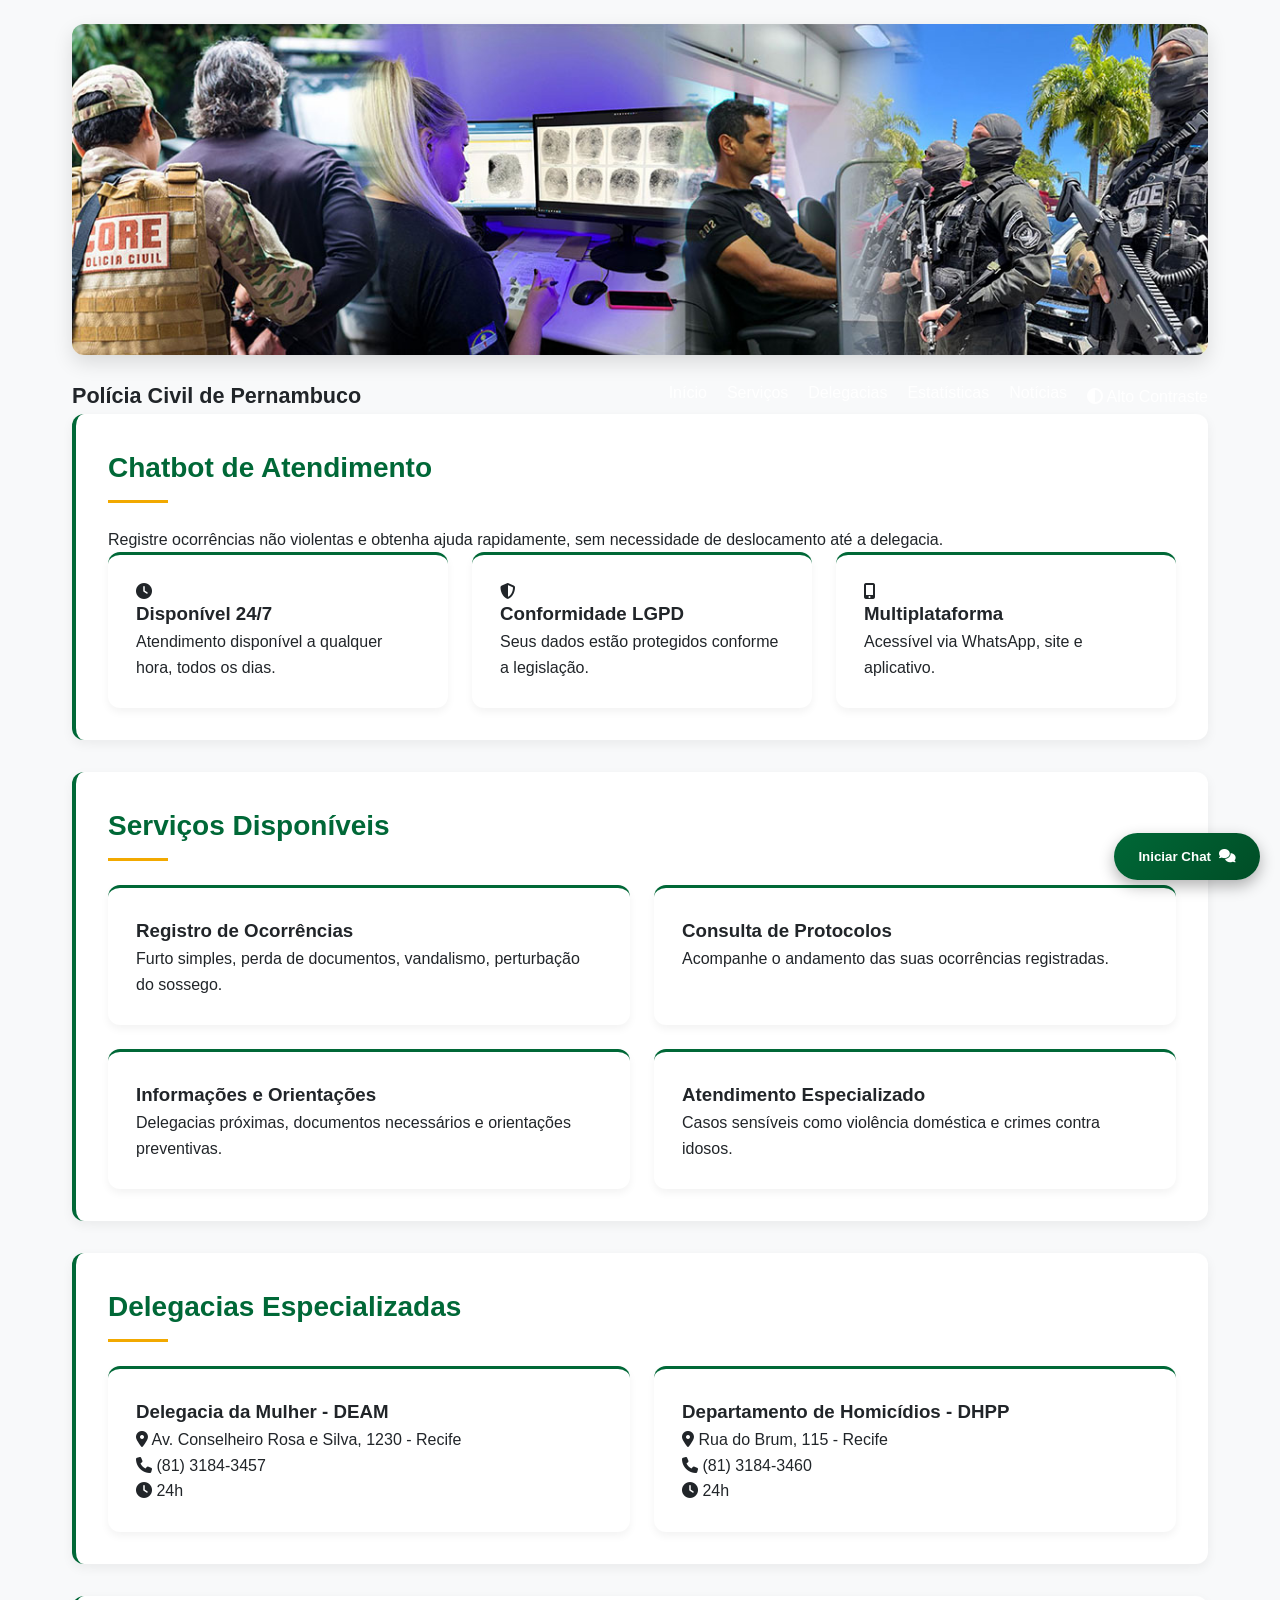
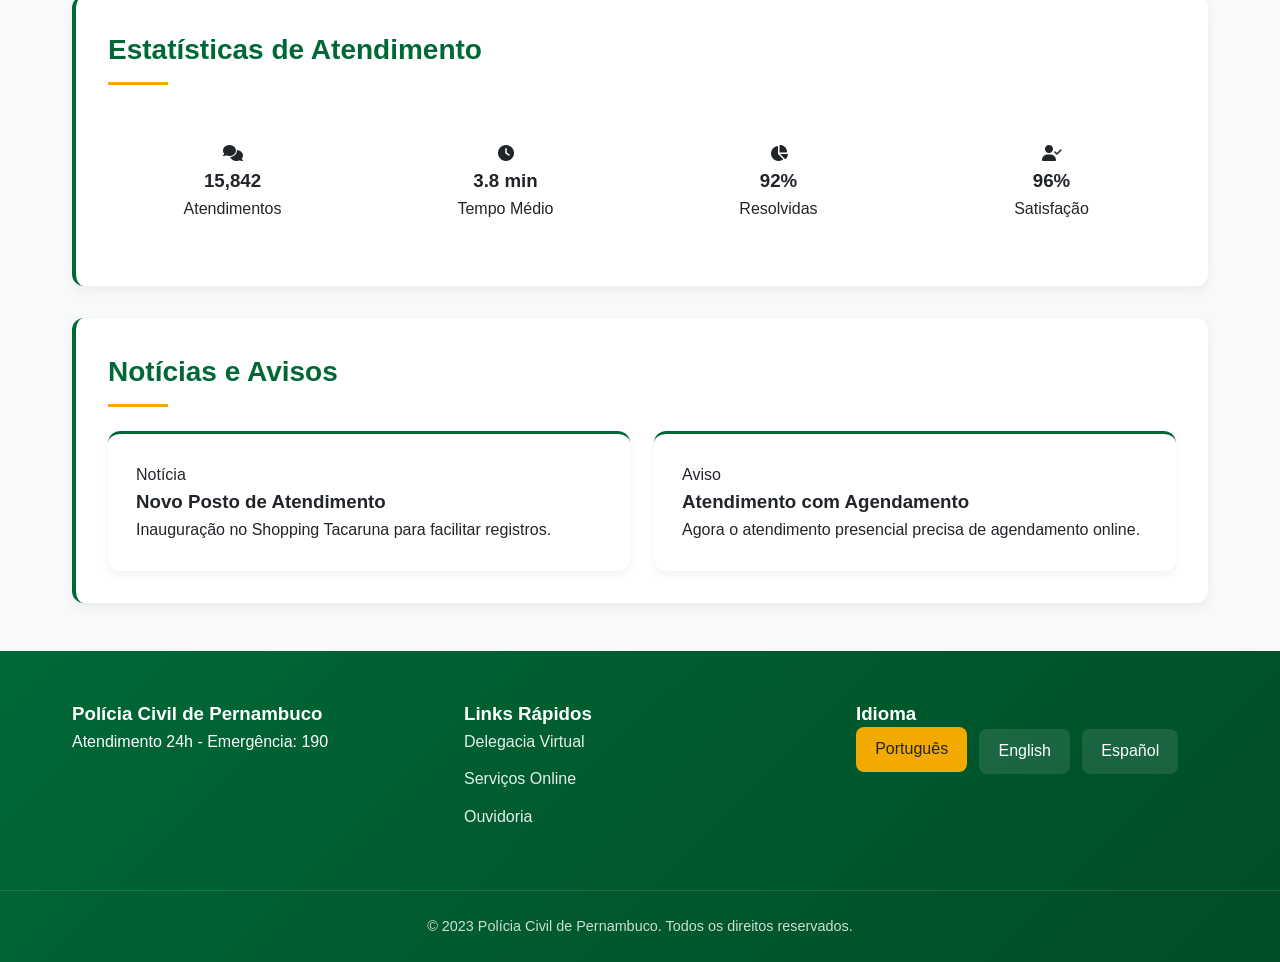
<file: index.html>
<!DOCTYPE html>
<html lang="pt-BR">
<head>
  <meta charset="UTF-8">
  <meta name="viewport" content="width=device-width, initial-scale=1.0">
  <title>Chatbot - Polícia Civil de Pernambuco</title>

  <!-- Font Awesome -->
  <link rel="stylesheet" href="https://cdnjs.cloudflare.com/ajax/libs/font-awesome/6.4.0/css/all.min.css">

  <!-- Seus estilos -->
  <link rel="stylesheet" href="css/style.css">
  <link rel="stylesheet" href="css/chat.css">
</head>
<body>
  <!-- Header -->

  <div class="container">
  <div class="hero-banner">
    <img src="imagens/home_image_02.jpg" alt="Atendimento Polícia Civil de Pernambuco" class="banner-img">
  </div>
</div>
  
    <div class="container header-container">
      <div class="logo-container">
        <h1 class="header-title">Polícia Civil de Pernambuco</h1>
      </div>
      <nav>
        <ul>
          <li><a href="#inicio">Início</a></li>
          <li><a href="#servicos">Serviços</a></li>
          <li><a href="#delegacias">Delegacias</a></li>
          <li><a href="#estatisticas">Estatísticas</a></li>
          <li><a href="#noticias">Notícias</a></li>
          <li><button id="contrast-toggle"><i class="fas fa-adjust"></i> Alto Contraste</button></li>
        </ul>
      </nav>
    </div>
        
  </header>

  <main class="container">
    <!-- Hero -->
    <section id="inicio">
      <h2 class="section-title">Chatbot de Atendimento</h2>
      <p>Registre ocorrências não violentas e obtenha ajuda rapidamente, sem necessidade de deslocamento até a delegacia.</p>

      <div class="grid grid-cols-3">
        <div class="card">
          <i class="fas fa-clock"></i>
          <h3>Disponível 24/7</h3>
          <p>Atendimento disponível a qualquer hora, todos os dias.</p>
        </div>
        <div class="card">
          <i class="fas fa-shield-alt"></i>
          <h3>Conformidade LGPD</h3>
          <p>Seus dados estão protegidos conforme a legislação.</p>
        </div>
        <div class="card">
          <i class="fas fa-mobile-alt"></i>
          <h3>Multiplataforma</h3>
          <p>Acessível via WhatsApp, site e aplicativo.</p>
        </div>
      </div>

      <div class="text-center">
        <button id="start-chat" class="btn btn-primary">
          Iniciar Chat <i class="fas fa-comments"></i>
        </button>
      </div>
    </section>

    <!-- Serviços -->
    <section id="servicos">
      <h2 class="section-title">Serviços Disponíveis</h2>
      <div class="grid grid-cols-2">
        <div class="card">
          <h3>Registro de Ocorrências</h3>
          <p>Furto simples, perda de documentos, vandalismo, perturbação do sossego.</p>
        </div>
        <div class="card">
          <h3>Consulta de Protocolos</h3>
          <p>Acompanhe o andamento das suas ocorrências registradas.</p>
        </div>
        <div class="card">
          <h3>Informações e Orientações</h3>
          <p>Delegacias próximas, documentos necessários e orientações preventivas.</p>
        </div>
        <div class="card">
          <h3>Atendimento Especializado</h3>
          <p>Casos sensíveis como violência doméstica e crimes contra idosos.</p>
        </div>
      </div>
    </section>

    <!-- Delegacias -->
    <section id="delegacias">
      <h2 class="section-title">Delegacias Especializadas</h2>
      <div class="grid grid-cols-2">
        <div class="card">
          <h3>Delegacia da Mulher - DEAM</h3>
          <p><i class="fas fa-map-marker-alt"></i> Av. Conselheiro Rosa e Silva, 1230 - Recife</p>
          <p><i class="fas fa-phone"></i> (81) 3184-3457</p>
          <p><i class="fas fa-clock"></i> 24h</p>
        </div>
        <div class="card">
          <h3>Departamento de Homicídios - DHPP</h3>
          <p><i class="fas fa-map-marker-alt"></i> Rua do Brum, 115 - Recife</p>
          <p><i class="fas fa-phone"></i> (81) 3184-3460</p>
          <p><i class="fas fa-clock"></i> 24h</p>
        </div>
      </div>
    </section>

    <!-- Estatísticas -->
    <section id="estatisticas">
      <h2 class="section-title">Estatísticas de Atendimento</h2>
      <div class="grid grid-cols-4">
        <div class="stat-card">
          <i class="fas fa-comments"></i>
          <h3>15,842</h3>
          <p>Atendimentos</p>
        </div>
        <div class="stat-card">
          <i class="fas fa-clock"></i>
          <h3>3.8 min</h3>
          <p>Tempo Médio</p>
        </div>
        <div class="stat-card">
          <i class="fas fa-chart-pie"></i>
          <h3>92%</h3>
          <p>Resolvidas</p>
        </div>
        <div class="stat-card">
          <i class="fas fa-user-check"></i>
          <h3>96%</h3>
          <p>Satisfação</p>
        </div>
      </div>
    </section>

    <!-- Notícias -->
    <section id="noticias">
      <h2 class="section-title">Notícias e Avisos</h2>
      <div class="grid grid-cols-2">
        <div class="card">
          <span class="badge">Notícia</span>
          <h3>Novo Posto de Atendimento</h3>
          <p>Inauguração no Shopping Tacaruna para facilitar registros.</p>
        </div>
        <div class="card">
          <span class="badge">Aviso</span>
          <h3>Atendimento com Agendamento</h3>
          <p>Agora o atendimento presencial precisa de agendamento online.</p>
        </div>
      </div>
    </section>
  </main>

  <!-- Chat -->
  <section id="chat-interface">
    <div class="chat-header">
      <h2>Chat de Atendimento</h2>
      <button id="close-chat"><i class="fas fa-times-circle"></i></button>
    </div>
    <div id="chat-messages" class="chat-container"></div>
    <div class="chat-input-container">
      <input type="text" id="chat-input" placeholder="Digite sua mensagem...">
      <button id="send-message"><i class="fas fa-paper-plane"></i></button>
    </div>
  </section>

  <!-- Footer -->
  <footer>
    <div class="container footer-grid">
      <div>
        <h3>Polícia Civil de Pernambuco</h3>
        <p>Atendimento 24h - Emergência: 190</p>
      </div>
      <div>
        <h3>Links Rápidos</h3>
        <ul class="footer-links">
          <li><a href="#">Delegacia Virtual</a></li>
          <li><a href="#">Serviços Online</a></li>
          <li><a href="#">Ouvidoria</a></li>
        </ul>
      </div>
      <div>
        <h3>Idioma</h3>
        <div class="language-options">
          <span class="language-option active">Português</span>
          <span class="language-option">English</span>
          <span class="language-option">Español</span>
        </div>
      </div>
    </div>
    <div class="footer-bottom">
      <p>&copy; 2023 Polícia Civil de Pernambuco. Todos os direitos reservados.</p>
    </div>
  </footer>

  <!-- Scripts -->
  <script src="js/highContrast.js"></script>
  <script src="js/chat.js"></script>
</body>
</html>
</file>
<file: css/style.css>
:root {
    --primary: #006837;          /* Verde oficial PMPE */
    --primary-dark: #004d26;     /* Verde escuro para hover */
    --secondary: #F2A900;        /* Dourado complementar */
    --secondary-dark: #D99A00;   /* Dourado escuro para hover */
    --accent: #8B0000;           /* Vermelho vinho para destaques */
    --light: #f8f9fa;
    --dark: #212529;
    --gray: #6c757d;
    --gray-light: #e9ecef;
}

* {
    box-sizing: border-box;
    margin: 0;
    padding: 0;
}

body {
    font-family: 'Segoe UI', Tahoma, Geneva, Verdana, sans-serif;
    transition: all 0.3s ease;
    line-height: 1.6;
    color: var(--dark);
    background-color: var(--light);
}

/* Container principal */
.container {
    width: 100%;
    max-width: 1200px;
    margin: 0 auto;
    padding: 0 1rem;
}

/* Header melhorado */
header {
    background: linear-gradient(135deg, var(--primary) 0%, var(--primary-dark) 100%);
    color: white;
    padding: 0.75rem 0;
    position: sticky;
    top: 0;
    z-index: 100;
    box-shadow: 0 2px 10px rgba(0, 0, 0, 0.1);
}

.header-container {
    display: flex;
    justify-content: space-between;
    align-items: center;
    flex-wrap: wrap;
}

.logo-container {
    display: flex;
    align-items: center;
    margin-bottom: 0.5rem;
}

.logo {
    height: 50px;
    width: 50px;
    margin-right: 0.75rem;
    object-fit: contain;
}

.header-title {
    font-size: 1.35rem;
    font-weight: bold;
    display: flex;
    flex-direction: column;
}

.header-subtitle {
    font-size: 0.85rem;
    font-weight: normal;
    opacity: 0.9;
}

/* Navegação melhorada */
nav ul {
    display: flex;
    list-style: none;
    flex-wrap: wrap;
    gap: 1.25rem;
}

nav a, nav button {
    color: white;
    text-decoration: none;
    transition: all 0.3s;
    background: none;
    border: none;
    cursor: pointer;
    font-size: 1rem;
    font-weight: 500;
    padding: 0.5rem 0;
    position: relative;
}

nav a:hover, nav button:hover {
    color: var(--secondary);
}

nav a::after, nav button::after {
    content: '';
    position: absolute;
    bottom: 0;
    left: 0;
    width: 0;
    height: 2px;
    background-color: var(--secondary);
    transition: width 0.3s;
}

nav a:hover::after, nav button:hover::after {
    width: 100%;
}

/* Menu mobile */
.mobile-menu-btn {
    display: none;
    background: none;
    border: none;
    color: white;
    font-size: 1.75rem;
    cursor: pointer;
    padding: 0.25rem;
}

/* Banner Hero melhorado */
.hero-banner {
    width: 100%;
    margin: 1.5rem 0;
    position: relative;
    border-radius: 0.75rem;
    overflow: hidden;
    box-shadow: 0 8px 20px rgba(0, 0, 0, 0.12);
}

.banner-img {
    width: 100%;
    height: auto;
    display: block;
    transition: transform 0.5s ease;
}

.hero-banner:hover .banner-img {
    transform: scale(1.02);
}

.banner-overlay {
    position: absolute;
    bottom: 0;
    left: 0;
    right: 0;
    background: linear-gradient(to top, rgba(0, 0, 0, 0.8), transparent);
    padding: 1.5rem;
    color: white;
}

.banner-title {
    font-size: 1.5rem;
    font-weight: 700;
    margin-bottom: 0.5rem;
}

.banner-subtitle {
    font-size: 1rem;
    opacity: 0.9;
}

/* Seções principais melhoradas */
main {
    padding: 2.5rem 0;
}

section {
    background: white;
    border-radius: 0.75rem;
    box-shadow: 0 4px 12px rgba(0, 0, 0, 0.06);
    padding: 2rem;
    margin-bottom: 2rem;
    border-left: 4px solid var(--primary);
}

.section-title {
    font-size: 1.75rem;
    color: var(--primary);
    margin-bottom: 1.5rem;
    font-weight: 700;
    position: relative;
    padding-bottom: 0.75rem;
}

.section-title::after {
    content: '';
    position: absolute;
    bottom: 0;
    left: 0;
    width: 60px;
    height: 3px;
    background-color: var(--secondary);
}

/* Grid responsivo */
.grid {
    display: grid;
    gap: 1.5rem;
}

.grid-cols-1 {
    grid-template-columns: 1fr;
}

.grid-cols-2 {
    grid-template-columns: 1fr;
}

.grid-cols-3 {
    grid-template-columns: 1fr;
}

.grid-cols-4 {
    grid-template-columns: 1fr;
}

/* Cards melhorados */
.card {
    background: #fff;
    border-radius: 0.75rem;
    padding: 1.75rem;
    transition: all 0.3s ease;
    box-shadow: 0 4px 8px rgba(0, 0, 0, 0.05);
    border-top: 3px solid var(--primary);
    height: 100%;
    display: flex;
    flex-direction: column;
}

.card:hover {
    transform: translateY(-8px);
    box-shadow: 0 12px 20px rgba(0, 0, 0, 0.1);
}

.stat-card {
    text-align: center;
    transition: all 0.3s;
    padding: 2rem 1.5rem;
}

.stat-card:hover {
    transform: translateY(-8px);
}

.stat-number {
    font-size: 2.5rem;
    font-weight: 700;
    color: var(--primary);
    margin-bottom: 0.5rem;
}

.stat-label {
    font-size: 1rem;
    color: var(--gray);
    font-weight: 500;
}

/* Botões melhorados */
.btn {
    display: inline-flex;
    align-items: center;
    justify-content: center;
    padding: 0.875rem 1.75rem;
    border-radius: 0.5rem;
    font-weight: 600;
    text-align: center;
    cursor: pointer;
    transition: all 0.3s;
    border: none;
    text-decoration: none;
    gap: 0.5rem;
}

.btn-primary {
    background-color: var(--primary);
    color: white;
}

.btn-primary:hover {
    background-color: var(--primary-dark);
    transform: translateY(-2px);
    box-shadow: 0 4px 12px rgba(0, 104, 55, 0.25);
}

.btn-secondary {
    background-color: var(--secondary);
    color: var(--dark);
}

.btn-secondary:hover {
    background-color: var(--secondary-dark);
    transform: translateY(-2px);
    box-shadow: 0 4px 12px rgba(242, 169, 0, 0.25);
}

/* Footer melhorado */
footer {
    background: linear-gradient(135deg, var(--primary) 0%, var(--primary-dark) 100%);
    color: white;
    padding: 3rem 0 1.5rem;
    margin-top: 3rem;
}

.footer-grid {
    display: grid;
    gap: 2.5rem;
}

.footer-section-title {
    font-size: 1.25rem;
    font-weight: 600;
    margin-bottom: 1.25rem;
    position: relative;
    padding-bottom: 0.5rem;
}

.footer-section-title::after {
    content: '';
    position: absolute;
    bottom: 0;
    left: 0;
    width: 40px;
    height: 2px;
    background-color: var(--secondary);
}

.footer-links {
    list-style: none;
}

.footer-links li {
    margin-bottom: 0.75rem;
}

.footer-links a {
    color: rgba(255, 255, 255, 0.9);
    text-decoration: none;
    transition: all 0.3s;
    display: inline-flex;
    align-items: center;
    gap: 0.5rem;
}

.footer-links a:hover {
    color: var(--secondary);
    transform: translateX(5px);
}

.language-options {
    display: flex;
    gap: 0.75rem;
    margin-bottom: 1.25rem;
    flex-wrap: wrap;
}

.language-option {
    padding: 0.6rem 1.2rem;
    border-radius: 0.5rem;
    background-color: rgba(255, 255, 255, 0.1);
    cursor: pointer;
    transition: all 0.2s;
    font-weight: 500;
}

.language-option:hover, .language-option.active {
    background-color: var(--secondary);
    color: var(--dark);
    transform: translateY(-2px);
}

.social-icons {
    display: flex;
    gap: 1rem;
    margin-top: 1.25rem;
}

.social-icons a {
    color: white;
    font-size: 1.5rem;
    transition: all 0.3s;
    display: inline-flex;
    padding: 0.5rem;
}

.social-icons a:hover {
    color: var(--secondary);
    transform: translateY(-3px);
}

.footer-bottom {
    border-top: 1px solid rgba(255, 255, 255, 0.15);
    margin-top: 3rem;
    padding-top: 1.5rem;
    text-align: center;
    font-size: 0.9rem;
    opacity: 0.8;
}

/* Melhorias de acessibilidade */
@media (prefers-reduced-motion: reduce) {
    * {
        animation-duration: 0.01ms !important;
        animation-iteration-count: 1 !important;
        transition-duration: 0.01ms !important;
    }
}

.focus-visible {
    outline: 2px solid var(--secondary);
    outline-offset: 2px;
}

/* Alto contraste */
.high-contrast {
    background-color: #000 !important;
    color: #fff !important;
}

.high-contrast .bg-white {
    background-color: #000 !important;
    color: #fff !important;
    border-color: #fff !important;
}

.high-contrast .text-gray-700 {
    color: #fff !important;
}

.high-contrast .border-gray-300 {
    border-color: #fff !important;
}

.high-contrast .card {
    background-color: #111 !important;
    border: 1px solid #fff;
}

.high-contrast .language-option:hover {
    background-color: #333 !important;
}

/* Smooth scrolling */
html {
    scroll-behavior: smooth;
}

/* Chat Interface melhorada */
#chat-interface {
    display: none;
    position: fixed;
    bottom: 80px;
    right: 20px;
    width: 380px;
    height: 500px;
    background: white;
    border-radius: 16px;
    box-shadow: 0 10px 30px rgba(0, 0, 0, 0.25);
    z-index: 9999;
    flex-direction: column;
    overflow: hidden;
}

#chat-interface.active {
    display: flex;
}

#start-chat {
    position: fixed;
    bottom: 20px;
    right: 20px;
    z-index: 10000;
    padding: 16px 24px;
    background: linear-gradient(135deg, var(--primary) 0%, var(--primary-dark) 100%);
    color: white;
    border: none;
    border-radius: 50px;
    cursor: pointer;
    box-shadow: 0 6px 15px rgba(0, 0, 0, 0.3);
    font-weight: 600;
    display: flex;
    align-items: center;
    gap: 8px;
    transition: all 0.3s;
}

#start-chat:hover {
    transform: translateY(-3px);
    box-shadow: 0 8px 20px rgba(0, 0, 0, 0.4);
}

.chat-header {
    background: linear-gradient(135deg, var(--primary) 0%, var(--primary-dark) 100%);
    color: white;
    padding: 1rem 1.5rem;
    display: flex;
    align-items: center;
    gap: 0.75rem;
}

.chat-header-icon {
    font-size: 1.5rem;
}

.chat-header-title {
    font-weight: 600;
    font-size: 1.1rem;
}

.chat-container {
    flex: 1;
    padding: 1rem;
    overflow-y: auto;
    scroll-behavior: smooth;
    display: flex;
    flex-direction: column;
    gap: 0.75rem;
    max-height: calc(100% - 70px);
    background-color: #f8f9fa;
}

.message {
    max-width: 80%;
    padding: 0.75rem 1rem;
    border-radius: 1rem;
    animation: fadeIn 0.3s;
    line-height: 1.4;
}

.bot-message {
    background-color: white;
    border-top-left-radius: 0.25rem;
    align-self: flex-start;
    box-shadow: 0 2px 4px rgba(0, 0, 0, 0.08);
    border: 1px solid #e9ecef;
}

.user-message {
    background: linear-gradient(135deg, var(--primary) 0%, var(--primary-dark) 100%);
    color: white;
    border-top-right-radius: 0.25rem;
    align-self: flex-end;
    box-shadow: 0 2px 4px rgba(0, 0, 0, 0.1);
}

.option-button {
    transition: all 0.2s;
    cursor: pointer;
    padding: 0.75rem 1rem;
    border-radius: 0.75rem;
    font-size: 0.9rem;
    min-height: 44px;
    display: flex;
    align-items: center;
    justify-content: center;
    background-color: white;
    color: var(--primary);
    border: 1px solid #e9ecef;
    margin-bottom: 0.5rem;
    text-align: left;
}

.option-button:hover {
    transform: translateY(-2px);
    box-shadow: 0 4px 8px rgba(0, 0, 0, 0.1);
    background-color: var(--primary);
    color: white;
    border-color: var(--primary);
}

.chat-input-container {
    display: flex;
    padding: 1rem;
    border-top: 1px solid #e9ecef;
    background: white;
}

.chat-input-container input {
    flex: 1;
    padding: 0.75rem 1rem;
    border: 1px solid #e9ecef;
    border-radius: 0.5rem;
    outline: none;
    transition: all 0.3s;
}

.chat-input-container input:focus {
    border-color: var(--primary);
    box-shadow: 0 0 0 3px rgba(0, 104, 55, 0.1);
}

.chat-input-container button {
    margin-left: 0.5rem;
    padding: 0.75rem 1rem;
    background: linear-gradient(135deg, var(--primary) 0%, var(--primary-dark) 100%);
    color: white;
    border: none;
    border-radius: 0.5rem;
    cursor: pointer;
    min-width: 60px;
    min-height: 44px;
    display: flex;
    align-items: center;
    justify-content: center;
    transition: all 0.3s;
}

.chat-input-container button:hover {
    transform: translateY(-2px);
    box-shadow: 0 4px 8px rgba(0, 0, 0, 0.15);
}

@keyframes fadeIn {
    from { opacity: 0; transform: translateY(10px); }
    to { opacity: 1; transform: translateY(0); }
}

/* Media Queries para Responsividade */

/* Tablets */
@media (min-width: 768px) {
    .header-container {
        flex-wrap: nowrap;
    }
    
    .logo-container {
        margin-bottom: 0;
    }
    
    .grid-cols-2 {
        grid-template-columns: repeat(2, 1fr);
    }
    
    .grid-cols-3 {
        grid-template-columns: repeat(2, 1fr);
    }
    
    .grid-cols-4 {
        grid-template-columns: repeat(2, 1fr);
    }
    
    .footer-grid {
        grid-template-columns: repeat(2, 1fr);
    }
    
    .banner-title {
        font-size: 2rem;
    }
}

/* Desktop */
@media (min-width: 1024px) {
    .container {
        padding: 0 2rem;
    }
    
    .grid-cols-3 {
        grid-template-columns: repeat(3, 1fr);
    }
    
    .grid-cols-4 {
        grid-template-columns: repeat(4, 1fr);
    }
    
    .footer-grid {
        grid-template-columns: repeat(3, 1fr);
    }
    
    .banner-title {
        font-size: 2.5rem;
    }
    
    .banner-subtitle {
        font-size: 1.25rem;
    }
}

/* Mobile */
@media (max-width: 767px) {
    .mobile-menu-btn {
        display: block;
    }
    
    nav ul {
        display: none;
        width: 100%;
        flex-direction: column;
        margin-top: 1rem;
    }
    
    nav ul.show {
        display: flex;
    }
    
    nav ul li {
        margin: 0.5rem 0;
    }
    
    #chat-interface {
        width: 100%;
        height: 100%;
        bottom: 0;
        right: 0;
        border-radius: 0;
    }
    
    #start-chat {
        bottom: 20px;
        right: 20px;
        padding: 14px 20px;
        font-size: 14px;
    }
    
    .message {
        max-width: 85%;
    }
    
    .hero-banner {
        margin: 1rem 0;
        border-radius: 0.5rem;
    }
    
    .banner-overlay {
        padding: 1rem;
    }
    
    .banner-title {
        font-size: 1.25rem;
    }
    
    .banner-subtitle {
        font-size: 0.9rem;
    }
}

@media (max-width: 640px) {
    #start-chat {
        bottom: 16px;
        right: 16px;
        padding: 12px 18px;
        font-size: 0.875rem;
    }
    
    .section-title {
        font-size: 1.5rem;
    }
    
    .card {
        padding: 1.25rem;
    }
    
    .btn {
        padding: 0.75rem 1.25rem;
        font-size: 0.9rem;
    }
    
    section {
        padding: 1.5rem;
    }
}

/* Melhorar acessibilidade em telas touch */
@media (hover: none) {
    .card:hover, .stat-card:hover {
        transform: none;
    }
    
    .option-button:hover {
        transform: none;
        background-color: white;
        color: var(--primary);
    }
    
    .option-button:active {
        background-color: var(--primary);
        color: white;
        transform: scale(0.98);
    }
    
    nav a:hover::after, nav button:hover::after {
        width: 0;
    }
}
</file>
<file: css/chat.css>
/* Interface do chat - ATUALIZADO para PMPE */
#chat-interface {
    display: none;
    position: fixed;
    bottom: 80px;
    right: 20px;
    width: 380px;
    height: 500px;
    background: white;
    border-radius: 16px;
    box-shadow: 0 10px 30px rgba(0, 0, 0, 0.25);
    z-index: 9999;
    flex-direction: column;
    overflow: hidden;
}

#chat-interface.active {
    display: flex;
}

/* Cabeçalho do chat */
.chat-header {
    background: linear-gradient(135deg, var(--primary) 0%, var(--primary-dark) 100%);
    color: white;
    padding: 1rem 1.5rem;
    display: flex;
    align-items: center;
    gap: 0.75rem;
}

.chat-header-icon {
    font-size: 1.5rem;
}

.chat-header-title {
    font-weight: 600;
    font-size: 1.1rem;
}

/* Container das mensagens */
.chat-container {
    flex: 1;
    padding: 1rem;
    overflow-y: auto;
    scroll-behavior: smooth;
    display: flex;
    flex-direction: column;
    gap: 0.75rem;
    max-height: calc(100% - 70px);
    background-color: #f8f9fa;
}

/* Mensagens */
.message {
    max-width: 80%;
    padding: 0.75rem 1rem;
    border-radius: 1rem;
    animation: fadeIn 0.3s;
    line-height: 1.4;
}

.bot-message {
    background-color: rgb(1, 73, 26);
    border-top-left-radius: 0.25rem;
    align-self: flex-start;
    box-shadow: 0 2px 4px rgba(0, 0, 0, 0.08);
    border: 1px solid #e9ecef;
}

.user-message {
    background: linear-gradient(135deg, var(--primary) 0%, var(--primary-dark) 100%);
    color: white;
    border-top-right-radius: 0.25rem;
    align-self: flex-end;
    box-shadow: 0 2px 4px rgba(0, 0, 0, 0.1);
}

/* Botões de opção */
.option-button {
    transition: all 0.2s;
    cursor: pointer;
    padding: 0.75rem 1rem;
    border-radius: 0.75rem;
    font-size: 0.9rem;
    min-height: 44px;
    display: flex;
    align-items: center;
    justify-content: center;
    background-color: white;
    color: var(--primary);
    border: 1px solid #e9ecef;
    margin-bottom: 0.5rem;
    text-align: left;
}

.option-button:hover {
    transform: translateY(-2px);
    box-shadow: 0 4px 8px rgba(0, 0, 0, 0.1);
    background-color: var(--primary);
    color: white;
    border-color: var(--primary);
}

/* Área de input */
.chat-input-container {
    display: flex;
    padding: 1rem;
    border-top: 1px solid #e9ecef;
    background: white;
}

.chat-input-container input {
    flex: 1;
    padding: 0.75rem 1rem;
    border: 1px solid #e9ecef;
    border-radius: 0.5rem;
    outline: none;
    transition: all 0.3s;
}

.chat-input-container input:focus {
    border-color: var(--primary);
    box-shadow: 0 0 0 3px rgba(0, 104, 55, 0.1);
}

.chat-input-container button {
    margin-left: 0.5rem;
    padding: 0.75rem 1rem;
    background: linear-gradient(135deg, var(--primary) 0%, var(--primary-dark) 100%);
    color: white;
    border: none;
    border-radius: 0.5rem;
    cursor: pointer;
    min-width: 60px;
    min-height: 44px;
    display: flex;
    align-items: center;
    justify-content: center;
    transition: all 0.3s;
}

.chat-input-container button:hover {
    transform: translateY(-2px);
    box-shadow: 0 4px 8px rgba(0, 0, 0, 0.15);
}

/* Botão de iniciar chat - ATUALIZADO para PMPE */
#start-chat {
    position: fixed;
    bottom: 20px;
    right: 20px;
    z-index: 10000;
    padding: 16px 24px;
    background: linear-gradient(135deg, var(--primary) 0%, var(--primary-dark) 100%);
    color: white;
    border: none;
    border-radius: 50px;
    cursor: pointer;
    box-shadow: 0 6px 15px rgba(0, 0, 0, 0.3);
    font-weight: 600;
    display: flex;
    align-items: center;
    gap: 8px;
    transition: all 0.3s;
}

#start-chat:hover {
    transform: translateY(-3px);
    box-shadow: 0 8px 20px rgba(0, 0, 0, 0.4);
}

/* Animação fadeIn */
@keyframes fadeIn {
    from { opacity: 0; transform: translateY(10px); }
    to { opacity: 1; transform: translateY(0); }
}

/* Melhorias para dispositivos móveis */
@media (max-width: 768px) {
    #chat-interface {
        width: 100%;
        height: 100%;
        bottom: 0;
        right: 0;
        border-radius: 0;
    }
    
    #start-chat {
        bottom: 20px;
        right: 20px;
        padding: 14px 20px;
        font-size: 14px;
    }
    
    .message {
        max-width: 85%;
    }
}

@media (max-width: 640px) {
    #start-chat {
        bottom: 16px;
        right: 16px;
        padding: 12px 18px;
        font-size: 0.875rem;
    }
    
    .chat-header {
        padding: 1rem;
    }
}

/* Melhorar acessibilidade em telas touch */
@media (hover: none) {
    .option-button:hover {
        transform: none;
        background-color: white;
        color: var(--primary);
    }
    
    .option-button:active {
        background-color: var(--primary);
        color: white;
        transform: scale(0.98);
    }
    
    .chat-input-container button:hover {
        transform: none;
    }
    
    #start-chat:hover {
        transform: none;
    }
}

/* Melhorar scroll no mobile */
.chat-container {
    -webkit-overflow-scrolling: touch;
    overscroll-behavior: contain;
}
</file>
